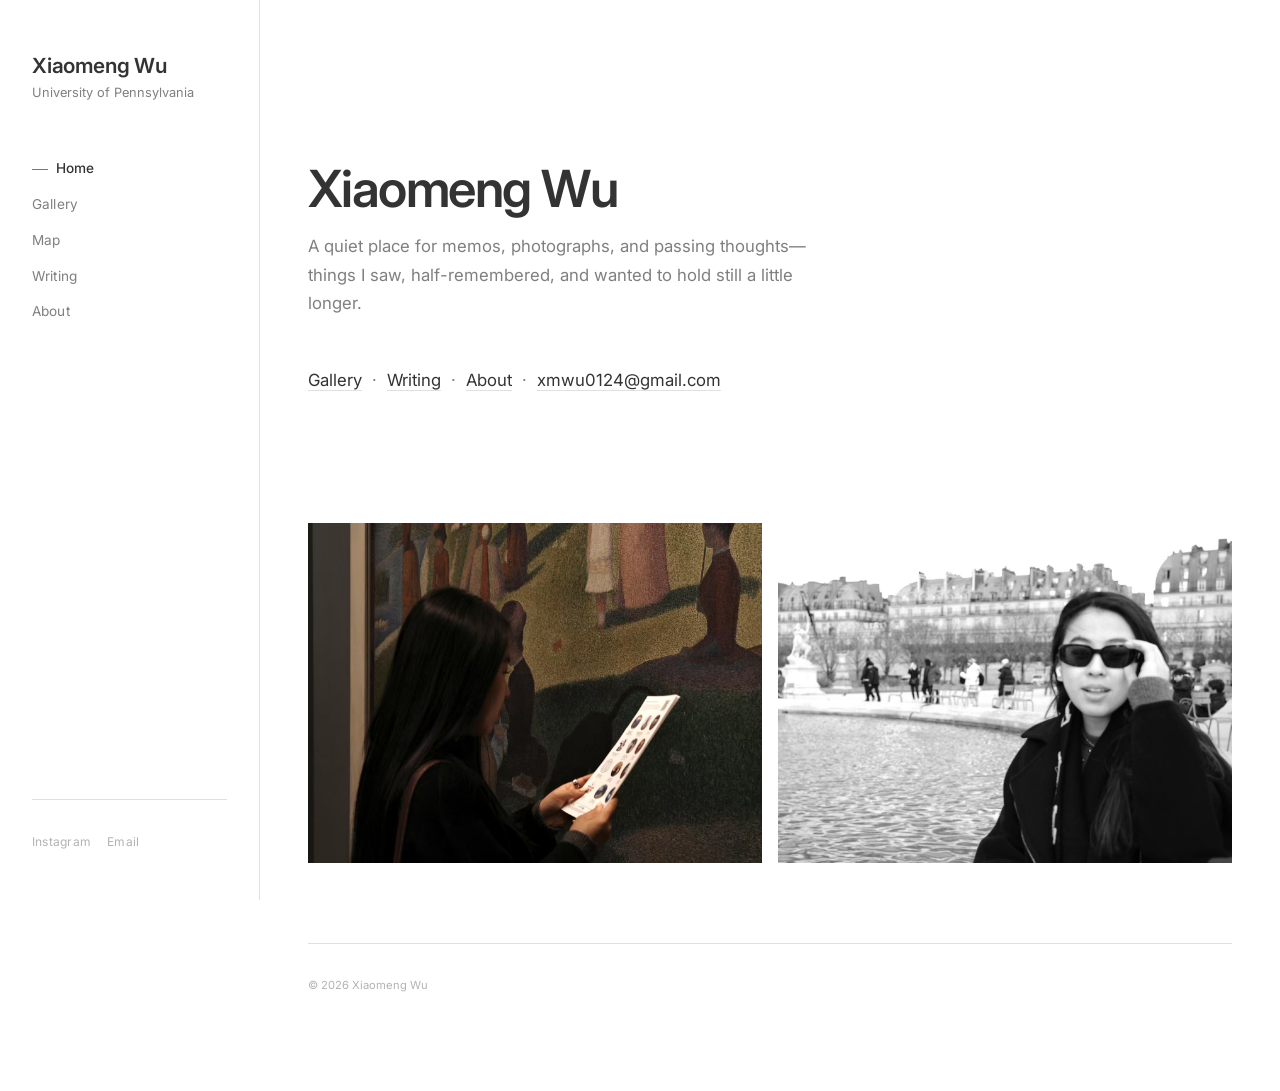
<file: index.html>
<!DOCTYPE html>
<html lang="en">
<head>
  <meta charset="UTF-8">
  <meta name="viewport" content="width=device-width, initial-scale=1.0">
  <title>Xiaomeng Wu</title>
  <meta name="description" content="Art history, visual culture, photography, and applied economics. University of Pennsylvania.">
  <link rel="stylesheet" href="css/style.css">
  <link rel="stylesheet" href="css/animations.css">
</head>
<body>
  <div class="page">

    <aside class="sidebar" id="sidebar">
      <div>
        <a href="index.html" class="sidebar__name">Xiaomeng Wu</a>
        <p class="sidebar__tagline">University of Pennsylvania</p>
      </div>
      <nav class="sidebar__nav">
        <a href="index.html" class="sidebar__link sidebar__link--active">Home</a>
        <a href="gallery.html" class="sidebar__link">Gallery</a>
        <a href="map.html" class="sidebar__link">Map</a>
        <a href="writing.html" class="sidebar__link">Writing</a>
        <a href="about.html" class="sidebar__link">About</a>
      </nav>
      <div class="sidebar__footer">
        <div class="sidebar__social">
          <a href="#">Instagram</a>
          <a href="mailto:xmwu0124@gmail.com">Email</a>
        </div>
      </div>
    </aside>

    <button class="nav-toggle" id="navToggle" aria-label="Menu">
      <span></span>
    </button>

    <main class="content">

      <section class="hero">
        <h1 class="hero__name">Xiaomeng Wu</h1>
        <p class="hero__bio">
          A quiet place for memos, photographs, and passing thoughts&mdash;things
          I saw, half-remembered, and wanted to hold still a little longer.
        </p>
        <p class="hero__bio" style="margin-top: var(--space-md);">
          <a href="gallery.html" style="border-bottom: 1px solid var(--color-border);">Gallery</a> &nbsp;&middot;&nbsp;
          <a href="writing.html" style="border-bottom: 1px solid var(--color-border);">Writing</a> &nbsp;&middot;&nbsp;
          <a href="about.html" style="border-bottom: 1px solid var(--color-border);">About</a> &nbsp;&middot;&nbsp;
          <a href="mailto:xmwu0124@gmail.com" style="border-bottom: 1px solid var(--color-border);">xmwu0124@gmail.com</a>
        </p>
      </section>

      <div class="hero-photos reveal">
        <img src="assets/photo-museum.jpg" alt="Xiaomeng Wu at the museum">
        <img src="assets/photo-paris.jpg" alt="Xiaomeng Wu in Paris">
      </div>

      <footer class="footer">
        <p class="footer__copy">&copy; 2026 Xiaomeng Wu</p>
      </footer>

    </main>
  </div>

  <script src="js/main.js"></script>
</body>
</html>
</file>
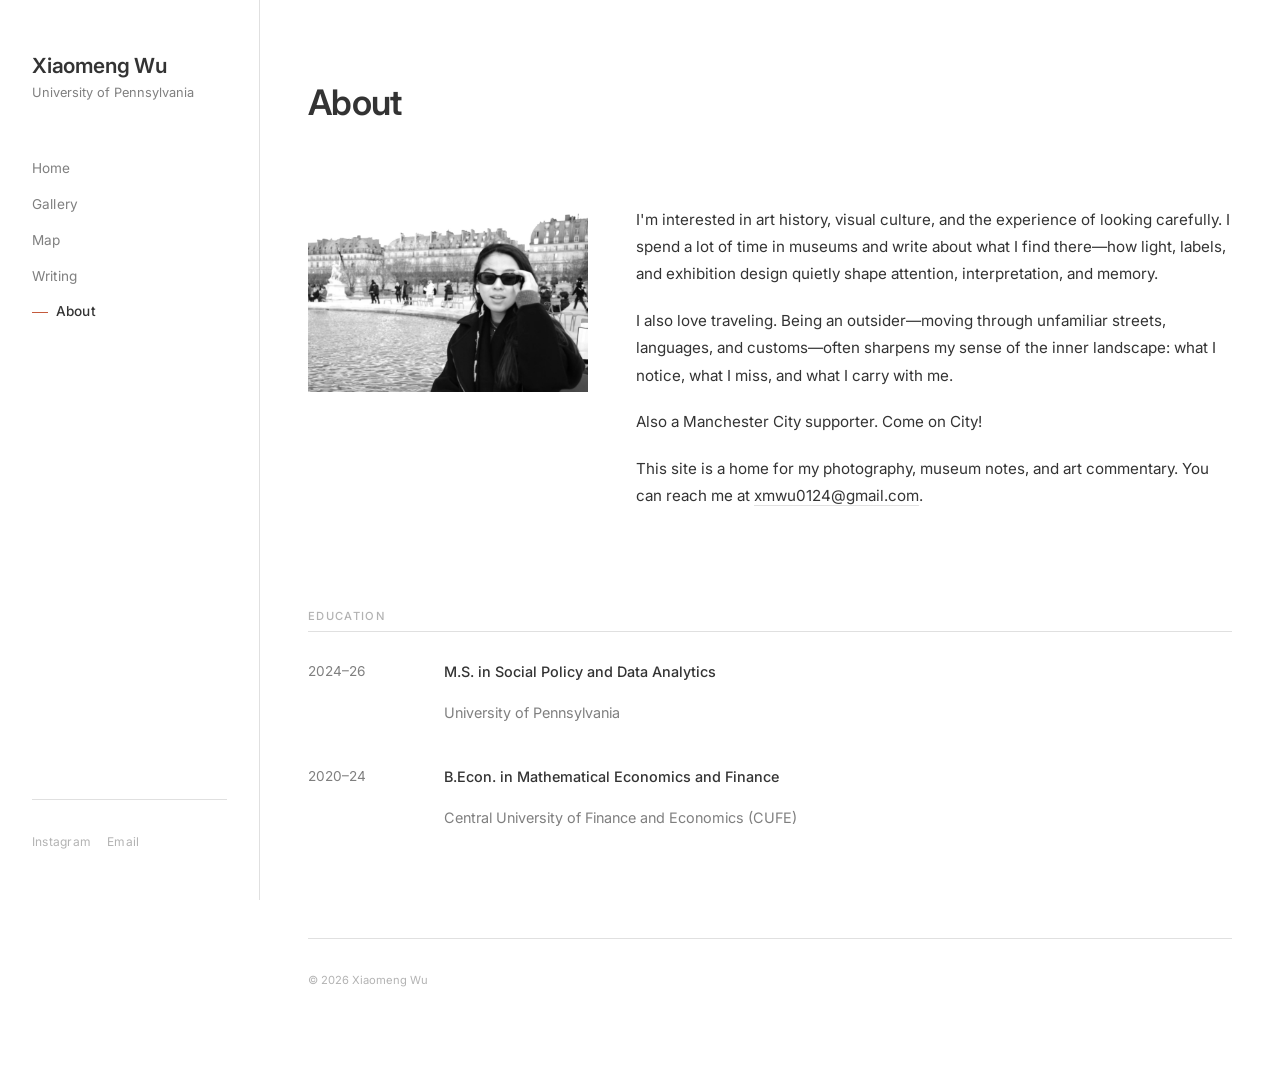
<file: about.html>
<!DOCTYPE html>
<html lang="en">
<head>
  <meta charset="UTF-8">
  <meta name="viewport" content="width=device-width, initial-scale=1.0">
  <title>About — Xiaomeng Wu</title>
  <meta name="description" content="About Xiaomeng Wu.">
  <link rel="stylesheet" href="css/style.css">
  <link rel="stylesheet" href="css/animations.css">
</head>
<body>
  <div class="page">

    <aside class="sidebar" id="sidebar">
      <div>
        <a href="index.html" class="sidebar__name">Xiaomeng Wu</a>
        <p class="sidebar__tagline">University of Pennsylvania</p>
      </div>
      <nav class="sidebar__nav">
        <a href="index.html" class="sidebar__link">Home</a>
        <a href="gallery.html" class="sidebar__link">Gallery</a>
        <a href="map.html" class="sidebar__link">Map</a>
        <a href="writing.html" class="sidebar__link">Writing</a>
        <a href="about.html" class="sidebar__link sidebar__link--active">About</a>
      </nav>
      <div class="sidebar__footer">
        <div class="sidebar__social">
          <a href="#">Instagram</a>
          <a href="mailto:xmwu0124@gmail.com">Email</a>
        </div>
      </div>
    </aside>

    <button class="nav-toggle" id="navToggle" aria-label="Menu">
      <span></span>
    </button>

    <main class="content">

      <div class="page-header">
        <h1>About</h1>
      </div>

      <section class="about-header reveal">
        <img src="assets/photo-paris.jpg" alt="Xiaomeng Wu" class="about-photo">
        <div class="about-bio">
          <p>
            I'm interested in art history, visual culture, and the experience of
            looking carefully. I spend a lot of time in museums and write about
            what I find there&mdash;how light, labels, and exhibition design quietly
            shape attention, interpretation, and memory.
          </p>
          <p>
            I also love traveling. Being an outsider&mdash;moving through unfamiliar
            streets, languages, and customs&mdash;often sharpens my sense of the inner
            landscape: what I notice, what I miss, and what I carry with me.
          </p>
          <p>
            Also a Manchester City supporter. Come on City!
          </p>
          <p>
            This site is a home for my photography, museum notes, and art commentary.
            You can reach me at
            <a href="mailto:xmwu0124@gmail.com" style="border-bottom: 1px solid var(--color-border);">xmwu0124@gmail.com</a>.
          </p>
        </div>
      </section>

      <section class="cv-section reveal">
        <h2 class="cv-section__title">Education</h2>

        <div class="cv-entry">
          <span class="cv-entry__year">2024&ndash;26</span>
          <div class="cv-entry__detail">
            <p class="cv-entry__role">M.S. in Social Policy and Data Analytics</p>
            <p class="cv-entry__place">University of Pennsylvania</p>
          </div>
        </div>

        <div class="cv-entry">
          <span class="cv-entry__year">2020&ndash;24</span>
          <div class="cv-entry__detail">
            <p class="cv-entry__role">B.Econ. in Mathematical Economics and Finance</p>
            <p class="cv-entry__place">Central University of Finance and Economics (CUFE)</p>
          </div>
        </div>
      </section>



      <footer class="footer">
        <p class="footer__copy">&copy; 2026 Xiaomeng Wu</p>
      </footer>

    </main>
  </div>

  <script src="js/main.js"></script>
</body>
</html>
</file>
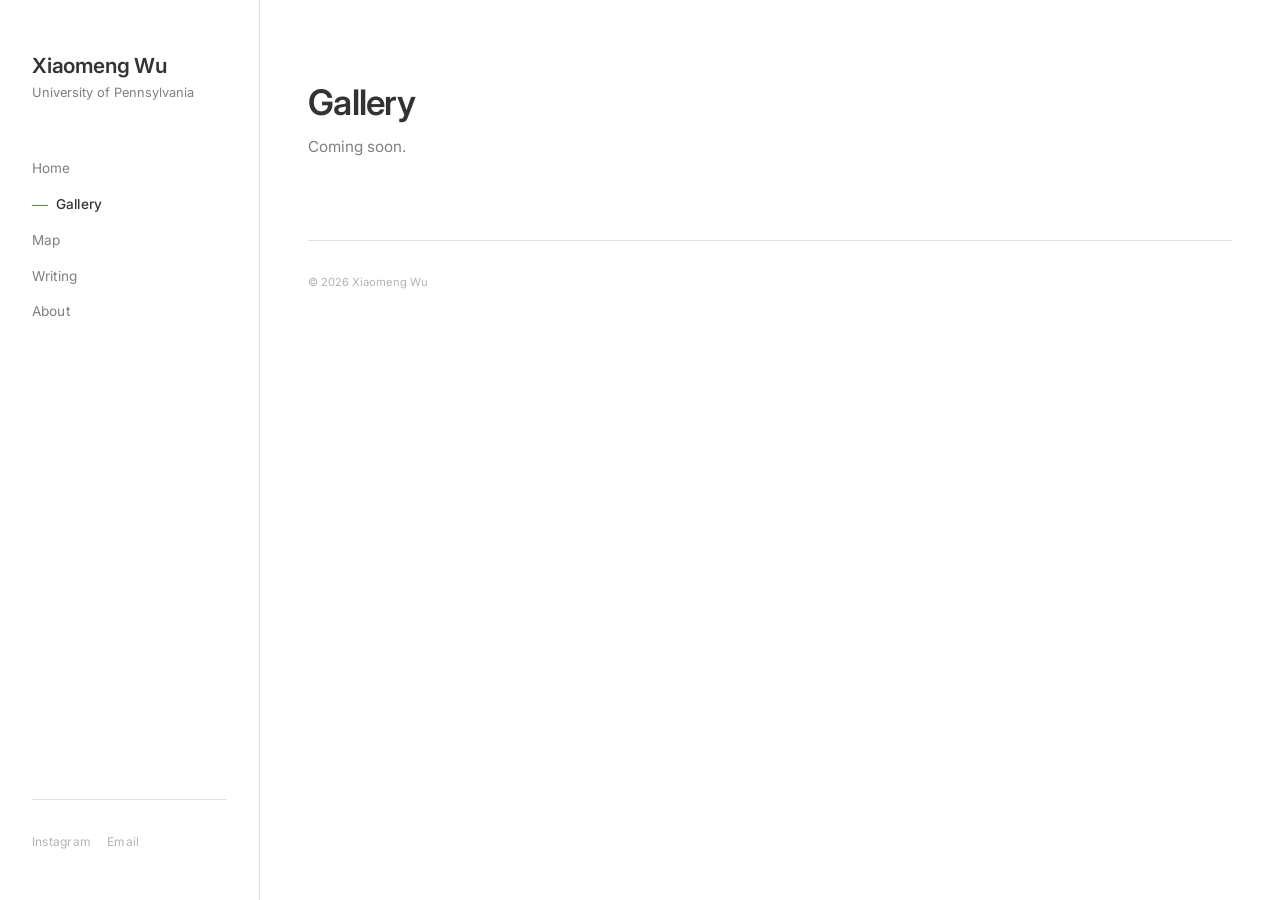
<file: gallery.html>
<!DOCTYPE html>
<html lang="en">
<head>
  <meta charset="UTF-8">
  <meta name="viewport" content="width=device-width, initial-scale=1.0">
  <title>Gallery — Xiaomeng Wu</title>
  <meta name="description" content="Photography from museum visits, exhibitions, and travels.">
  <link rel="stylesheet" href="css/style.css">
  <link rel="stylesheet" href="css/animations.css">
</head>
<body>
  <div class="page">

    <aside class="sidebar" id="sidebar">
      <div>
        <a href="index.html" class="sidebar__name">Xiaomeng Wu</a>
        <p class="sidebar__tagline">University of Pennsylvania</p>
      </div>
      <nav class="sidebar__nav">
        <a href="index.html" class="sidebar__link">Home</a>
        <a href="gallery.html" class="sidebar__link sidebar__link--active">Gallery</a>
        <a href="map.html" class="sidebar__link">Map</a>
        <a href="writing.html" class="sidebar__link">Writing</a>
        <a href="about.html" class="sidebar__link">About</a>
      </nav>
      <div class="sidebar__footer">
        <div class="sidebar__social">
          <a href="#">Instagram</a>
          <a href="mailto:xmwu0124@gmail.com">Email</a>
        </div>
      </div>
    </aside>

    <button class="nav-toggle" id="navToggle" aria-label="Menu">
      <span></span>
    </button>

    <main class="content">

      <div class="page-header">
        <h1>Gallery</h1>
        <p class="page-header__desc">Coming soon.</p>
      </div>

      <footer class="footer">
        <p class="footer__copy">&copy; 2026 Xiaomeng Wu</p>
      </footer>

    </main>
  </div>

  <script src="js/main.js"></script>
</body>
</html>
</file>
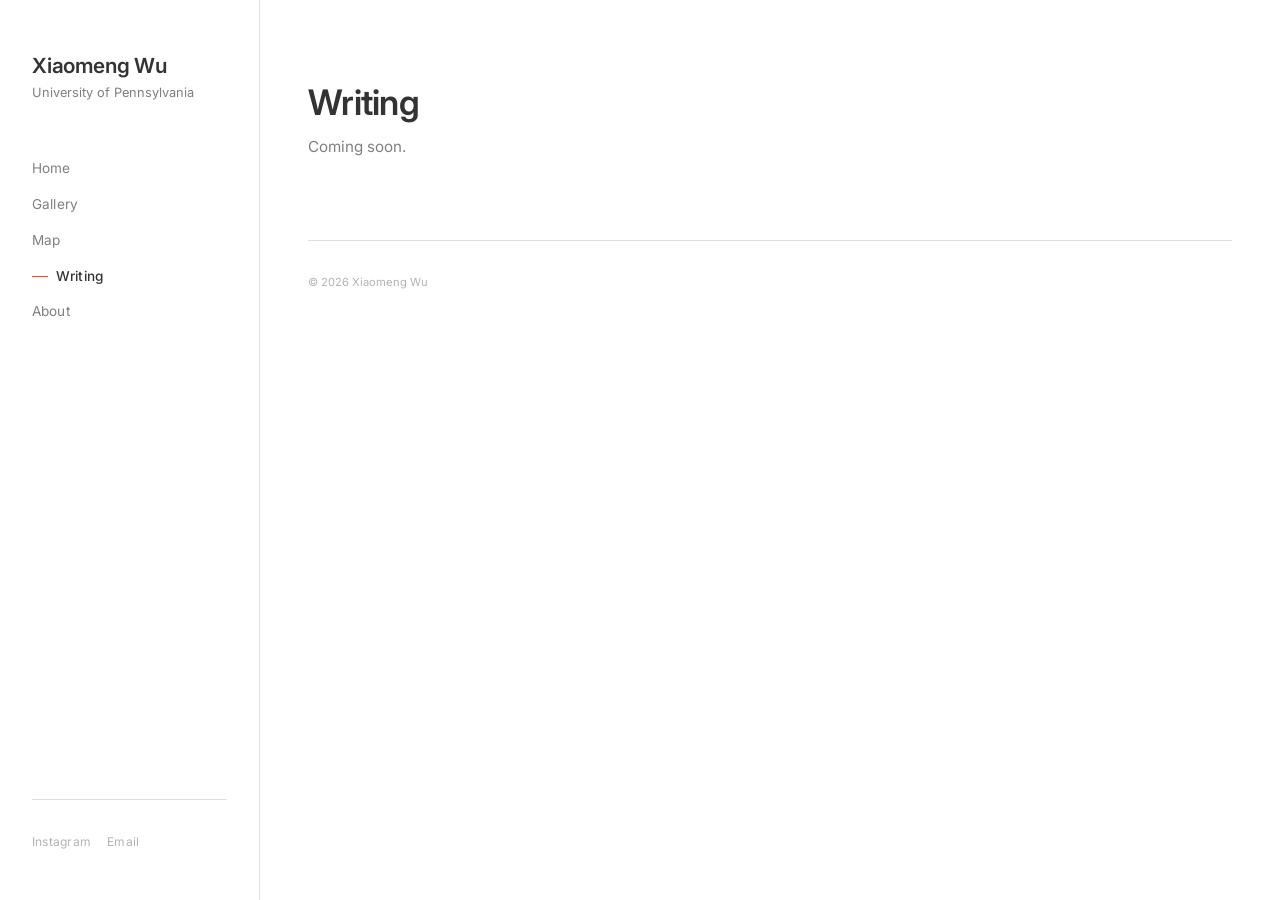
<file: writing.html>
<!DOCTYPE html>
<html lang="en">
<head>
  <meta charset="UTF-8">
  <meta name="viewport" content="width=device-width, initial-scale=1.0">
  <title>Writing — Xiaomeng Wu</title>
  <meta name="description" content="Museum visits, art commentary, and notes.">
  <link rel="stylesheet" href="css/style.css">
  <link rel="stylesheet" href="css/animations.css">
</head>
<body>
  <div class="page">

    <aside class="sidebar" id="sidebar">
      <div>
        <a href="index.html" class="sidebar__name">Xiaomeng Wu</a>
        <p class="sidebar__tagline">University of Pennsylvania</p>
      </div>
      <nav class="sidebar__nav">
        <a href="index.html" class="sidebar__link">Home</a>
        <a href="gallery.html" class="sidebar__link">Gallery</a>
        <a href="map.html" class="sidebar__link">Map</a>
        <a href="writing.html" class="sidebar__link sidebar__link--active">Writing</a>
        <a href="about.html" class="sidebar__link">About</a>
      </nav>
      <div class="sidebar__footer">
        <div class="sidebar__social">
          <a href="#">Instagram</a>
          <a href="mailto:xmwu0124@gmail.com">Email</a>
        </div>
      </div>
    </aside>

    <button class="nav-toggle" id="navToggle" aria-label="Menu">
      <span></span>
    </button>

    <main class="content">

      <div class="page-header">
        <h1>Writing</h1>
        <p class="page-header__desc">Coming soon.</p>
      </div>

      <footer class="footer">
        <p class="footer__copy">&copy; 2026 Xiaomeng Wu</p>
      </footer>

    </main>
  </div>

  <script src="js/main.js"></script>
</body>
</html>
</file>
<file: css/style.css>
/* ============================================
   Personal Website — Clean Academic / Gallery Style
   Inspired by morehshin.com, morganng.com, marisabass.org
   ============================================ */

@import url('https://fonts.googleapis.com/css2?family=Inter:wght@300;400;500;600&family=Cormorant+Garamond:ital,wght@0,400;0,500;0,600;1,400&display=swap');

/* --- Custom Properties --- */
:root {
  --color-text: rgba(0, 0, 0, 0.8);
  --color-text-light: rgba(0, 0, 0, 0.5);
  --color-text-faint: rgba(0, 0, 0, 0.3);
  --color-bg: #ffffff;
  --color-bg-alt: #f7f7f7;
  --color-border: #e0e0e0;
  --color-accent: #c45a3c;

  --font-sans: 'Inter', -apple-system, BlinkMacSystemFont, 'Segoe UI', Helvetica, sans-serif;
  --font-serif: 'Cormorant Garamond', Georgia, 'Times New Roman', serif;

  --sidebar-width: 260px;
  --content-max: 900px;
  --reading-max: 680px;

  --space-xs: 0.5rem;
  --space-sm: 1rem;
  --space-md: 2rem;
  --space-lg: 3rem;
  --space-xl: 5rem;

  --transition: 0.3s ease;
}

/* --- Reset --- */
*, *::before, *::after {
  margin: 0;
  padding: 0;
  box-sizing: border-box;
}

html {
  font-size: 16px;
  scroll-behavior: smooth;
  -webkit-font-smoothing: antialiased;
}

body {
  font-family: var(--font-sans);
  font-size: 0.95rem;
  font-weight: 400;
  line-height: 1.7;
  color: var(--color-text);
  background: var(--color-bg);
}

/* --- Typography --- */
h1, h2, h3, h4 {
  font-family: var(--font-sans);
  font-weight: 600;
  line-height: 1.3;
}

h1 {
  font-size: 2.2rem;
  font-weight: 600;
  letter-spacing: -0.02em;
}

h2 {
  font-size: 1.4rem;
  font-weight: 600;
  letter-spacing: -0.01em;
}

h3 {
  font-size: 1.1rem;
  font-weight: 500;
}

p {
  margin-bottom: var(--space-sm);
}

a {
  color: var(--color-text);
  text-decoration: none;
  transition: color var(--transition);
}

a:hover {
  color: var(--color-accent);
}

img {
  max-width: 100%;
  height: auto;
  display: block;
}

ul, ol {
  list-style: none;
}

/* --- Page Layout (Sidebar + Content) --- */
.page {
  display: flex;
  min-height: 100vh;
}

/* --- Sidebar Navigation --- */
.sidebar {
  width: var(--sidebar-width);
  position: fixed;
  top: 0;
  left: 0;
  height: 100vh;
  padding: var(--space-lg) var(--space-md);
  display: flex;
  flex-direction: column;
  border-right: 1px solid var(--color-border);
  background: var(--color-bg);
  z-index: 100;
}

.sidebar__name {
  font-size: 1.3rem;
  font-weight: 600;
  letter-spacing: -0.01em;
  margin-bottom: 0.25rem;
}

.sidebar__tagline {
  font-size: 0.8rem;
  color: var(--color-text-light);
  margin-bottom: var(--space-lg);
  line-height: 1.5;
}

.sidebar__nav {
  flex: 1;
}

.sidebar__link {
  display: block;
  font-size: 0.85rem;
  padding: 0.4rem 0;
  color: var(--color-text-light);
  transition: color var(--transition);
  letter-spacing: 0.01em;
}

.sidebar__link:hover {
  color: var(--color-text);
}

.sidebar__link--active {
  color: var(--color-text);
  font-weight: 500;
}

.sidebar__link--active::before {
  content: '';
  display: inline-block;
  width: 16px;
  height: 1px;
  background: var(--color-accent);
  margin-right: 8px;
  vertical-align: middle;
}

.sidebar__footer {
  margin-top: auto;
  padding-top: var(--space-md);
  border-top: 1px solid var(--color-border);
}

.sidebar__social {
  display: flex;
  gap: var(--space-sm);
}

.sidebar__social a {
  font-size: 0.75rem;
  color: var(--color-text-faint);
  letter-spacing: 0.02em;
}

.sidebar__social a:hover {
  color: var(--color-accent);
}

/* Mobile nav toggle */
.nav-toggle {
  display: none;
  position: fixed;
  top: var(--space-sm);
  right: var(--space-sm);
  z-index: 200;
  background: var(--color-bg);
  border: 1px solid var(--color-border);
  width: 40px;
  height: 40px;
  cursor: pointer;
  align-items: center;
  justify-content: center;
}

.nav-toggle span {
  display: block;
  width: 18px;
  height: 1px;
  background: var(--color-text);
  position: relative;
}

.nav-toggle span::before,
.nav-toggle span::after {
  content: '';
  position: absolute;
  width: 18px;
  height: 1px;
  background: var(--color-text);
  left: 0;
}

.nav-toggle span::before { top: -6px; }
.nav-toggle span::after { top: 6px; }

.nav-toggle.active span { background: transparent; }
.nav-toggle.active span::before { top: 0; transform: rotate(45deg); }
.nav-toggle.active span::after { top: 0; transform: rotate(-45deg); }

/* --- Main Content Area --- */
.content {
  margin-left: var(--sidebar-width);
  flex: 1;
  padding: var(--space-xl) var(--space-lg);
  max-width: calc(var(--sidebar-width) + var(--content-max) + var(--space-lg) * 2);
}

/* --- Page Header --- */
.page-header {
  margin-bottom: var(--space-xl);
}

.page-header h1 {
  margin-bottom: 0.5rem;
}

.page-header__desc {
  color: var(--color-text-light);
  font-size: 0.95rem;
  max-width: 500px;
}

/* --- Home / Hero --- */
.hero {
  padding: var(--space-xl) 0;
}

.hero__name {
  font-size: clamp(2.5rem, 4vw, 3.5rem);
  font-weight: 600;
  letter-spacing: -0.03em;
  line-height: 1.1;
  margin-bottom: var(--space-sm);
}

.hero__bio {
  font-size: 1.05rem;
  color: var(--color-text-light);
  max-width: 520px;
  line-height: 1.7;
  margin-bottom: var(--space-lg);
}

.hero__image {
  max-width: 100%;
  margin-bottom: var(--space-lg);
}

.hero__image img {
  width: 100%;
  max-height: 500px;
  object-fit: cover;
}

.hero-photos {
  display: grid;
  grid-template-columns: 1fr 1fr;
  gap: var(--space-sm);
  margin-bottom: var(--space-lg);
}

.hero-photos img {
  width: 100%;
  aspect-ratio: 4/3;
  object-fit: cover;
}

@media (max-width: 640px) {
  .hero-photos {
    grid-template-columns: 1fr;
  }
}

/* --- Section --- */
.section {
  margin-bottom: var(--space-xl);
}

.section__label {
  font-size: 0.7rem;
  font-weight: 500;
  letter-spacing: 0.12em;
  text-transform: uppercase;
  color: var(--color-text-faint);
  margin-bottom: var(--space-md);
  padding-bottom: var(--space-xs);
  border-bottom: 1px solid var(--color-border);
}

/* --- Work Grid (Portfolio) --- */
.work-grid {
  display: grid;
  grid-template-columns: repeat(auto-fill, minmax(280px, 1fr));
  gap: var(--space-sm);
}

.work-item {
  display: block;
}

.work-item__image {
  width: 100%;
  aspect-ratio: 4/3;
  object-fit: cover;
  margin-bottom: 0.75rem;
  transition: opacity var(--transition);
}

.work-item:hover .work-item__image {
  opacity: 0.85;
}

.work-item__title {
  font-size: 0.9rem;
  font-weight: 500;
  margin-bottom: 0.2rem;
}

.work-item__meta {
  font-size: 0.8rem;
  color: var(--color-text-light);
}

/* --- Filter --- */
.filter-bar {
  display: flex;
  gap: var(--space-md);
  margin-bottom: var(--space-md);
  flex-wrap: wrap;
}

.filter-btn {
  font-family: var(--font-sans);
  font-size: 0.8rem;
  background: none;
  border: none;
  color: var(--color-text-light);
  cursor: pointer;
  padding: 0;
  transition: color var(--transition);
}

.filter-btn:hover {
  color: var(--color-text);
}

.filter-btn--active {
  color: var(--color-text);
  font-weight: 500;
  border-bottom: 1px solid var(--color-accent);
  padding-bottom: 2px;
}

/* --- List Layout (Publications / Blog) --- */
.list-item {
  display: flex;
  gap: var(--space-md);
  padding: var(--space-md) 0;
  border-bottom: 1px solid var(--color-border);
  transition: background var(--transition);
}

.list-item:first-child {
  border-top: 1px solid var(--color-border);
}

.list-item:hover {
  background: var(--color-bg-alt);
  margin: 0 calc(var(--space-sm) * -1);
  padding-left: var(--space-sm);
  padding-right: var(--space-sm);
}

.list-item__image {
  width: 180px;
  min-width: 180px;
  aspect-ratio: 3/2;
  object-fit: cover;
}

.list-item__body {
  flex: 1;
}

.list-item__date {
  font-size: 0.75rem;
  color: var(--color-text-faint);
  margin-bottom: 0.25rem;
}

.list-item__title {
  font-size: 1rem;
  font-weight: 500;
  margin-bottom: 0.35rem;
}

.list-item__excerpt {
  font-size: 0.88rem;
  color: var(--color-text-light);
  line-height: 1.6;
}

.list-item__tag {
  display: inline-block;
  font-size: 0.7rem;
  color: var(--color-text-faint);
  letter-spacing: 0.05em;
  text-transform: uppercase;
  margin-top: 0.5rem;
}

/* --- About --- */
.about-header {
  display: grid;
  grid-template-columns: 280px 1fr;
  gap: var(--space-lg);
  margin-bottom: var(--space-xl);
  align-items: start;
}

.about-photo {
  width: 100%;
  object-fit: cover;
}

.about-bio {
  font-size: 0.95rem;
  line-height: 1.8;
}

.about-bio p {
  margin-bottom: 1.2rem;
}

/* --- CV Section --- */
.cv-section {
  margin-bottom: var(--space-lg);
}

.cv-section__title {
  font-size: 0.7rem;
  font-weight: 500;
  letter-spacing: 0.12em;
  text-transform: uppercase;
  color: var(--color-text-faint);
  margin-bottom: var(--space-sm);
  padding-bottom: var(--space-xs);
  border-bottom: 1px solid var(--color-border);
}

.cv-entry {
  display: grid;
  grid-template-columns: 120px 1fr;
  gap: var(--space-sm);
  padding: 0.75rem 0;
}

.cv-entry__year {
  font-size: 0.85rem;
  color: var(--color-text-light);
}

.cv-entry__detail {
  font-size: 0.9rem;
}

.cv-entry__role {
  font-weight: 500;
}

.cv-entry__place {
  color: var(--color-text-light);
}

/* --- Skills --- */
.skills-list {
  display: flex;
  flex-wrap: wrap;
  gap: 0.5rem;
}

.skill-tag {
  font-size: 0.8rem;
  padding: 0.3rem 0.8rem;
  border: 1px solid var(--color-border);
  color: var(--color-text-light);
  transition: all var(--transition);
}

.skill-tag:hover {
  border-color: var(--color-accent);
  color: var(--color-accent);
}

/* --- Button --- */
.btn {
  display: inline-block;
  font-family: var(--font-sans);
  font-size: 0.8rem;
  font-weight: 500;
  letter-spacing: 0.02em;
  padding: 0.6rem 1.5rem;
  border: 1px solid var(--color-text);
  color: var(--color-text);
  background: none;
  cursor: pointer;
  transition: all var(--transition);
}

.btn:hover {
  background: var(--color-text);
  color: var(--color-bg);
}

/* --- Blog Post (Reading Layout) --- */
.post-header {
  margin-bottom: var(--space-lg);
}

.post-header__date {
  font-size: 0.75rem;
  color: var(--color-text-faint);
  letter-spacing: 0.05em;
  margin-bottom: var(--space-xs);
}

.post-header h1 {
  margin-bottom: var(--space-sm);
}

.post-content {
  max-width: var(--reading-max);
  font-size: 0.95rem;
  line-height: 1.85;
}

.post-content p {
  margin-bottom: 1.5rem;
}

.post-content h2 {
  margin-top: var(--space-lg);
  margin-bottom: var(--space-sm);
}

.post-content h3 {
  margin-top: var(--space-md);
  margin-bottom: var(--space-sm);
}

.post-content blockquote {
  border-left: 2px solid var(--color-accent);
  padding-left: var(--space-md);
  margin: var(--space-md) 0;
  font-family: var(--font-serif);
  font-size: 1.1rem;
  font-style: italic;
  color: var(--color-text-light);
}

.post-content code {
  font-family: 'SF Mono', 'Fira Code', monospace;
  font-size: 0.85em;
  background: var(--color-bg-alt);
  padding: 0.15em 0.4em;
  border-radius: 2px;
}

.post-content pre {
  background: #1a1a1a;
  color: #e0e0e0;
  padding: var(--space-md);
  overflow-x: auto;
  margin: var(--space-md) 0;
  font-size: 0.85rem;
  line-height: 1.5;
}

.post-content pre code {
  background: none;
  padding: 0;
  color: inherit;
}

.post-content img {
  margin: var(--space-md) 0;
}

.post-back {
  display: inline-block;
  margin-top: var(--space-lg);
  padding-top: var(--space-md);
  border-top: 1px solid var(--color-border);
  font-size: 0.85rem;
  color: var(--color-text-light);
}

.post-back:hover {
  color: var(--color-accent);
}

/* --- Footer (inside content area) --- */
.footer {
  margin-top: var(--space-xl);
  padding-top: var(--space-md);
  border-top: 1px solid var(--color-border);
}

.footer__quote {
  font-family: var(--font-serif);
  font-style: italic;
  font-size: 1rem;
  color: var(--color-text-light);
  margin-bottom: var(--space-sm);
  line-height: 1.6;
}

.footer__quote cite {
  display: block;
  font-style: normal;
  font-family: var(--font-sans);
  font-size: 0.7rem;
  letter-spacing: 0.08em;
  text-transform: uppercase;
  margin-top: 0.4rem;
  color: var(--color-text-faint);
}

.footer__copy {
  font-size: 0.7rem;
  color: var(--color-text-faint);
}

/* --- Responsive --- */
@media (max-width: 900px) {
  .about-header {
    grid-template-columns: 1fr;
  }

  .about-photo {
    max-width: 280px;
  }

  .cv-entry {
    grid-template-columns: 1fr;
    gap: 0.2rem;
  }

  .list-item {
    flex-direction: column;
    gap: var(--space-sm);
  }

  .list-item__image {
    width: 100%;
    min-width: unset;
  }
}

@media (max-width: 768px) {
  .sidebar {
    position: fixed;
    left: -100%;
    width: 260px;
    transition: left var(--transition);
    box-shadow: none;
  }

  .sidebar--open {
    left: 0;
    box-shadow: 4px 0 20px rgba(0, 0, 0, 0.05);
  }

  .nav-toggle {
    display: flex;
  }

  .content {
    margin-left: 0;
    padding: var(--space-lg) var(--space-md);
    padding-top: calc(var(--space-lg) + 50px);
  }

  .hero__name {
    font-size: 2rem;
  }

  .work-grid {
    grid-template-columns: 1fr;
  }
}
</file>
<file: css/animations.css>
/* ============================================
   Subtle Animations — Fade-ins & Reveals
   ============================================ */

/* --- Scroll Reveal --- */
.reveal {
  opacity: 0;
  transform: translateY(15px);
  transition: opacity 0.6s ease, transform 0.6s ease;
}

.reveal--visible {
  opacity: 1;
  transform: translateY(0);
}

/* Stagger children */
.reveal-stagger > * {
  opacity: 0;
  transform: translateY(10px);
  transition: opacity 0.5s ease, transform 0.5s ease;
}

.reveal-stagger--visible > *:nth-child(1) { transition-delay: 0s; }
.reveal-stagger--visible > *:nth-child(2) { transition-delay: 0.06s; }
.reveal-stagger--visible > *:nth-child(3) { transition-delay: 0.12s; }
.reveal-stagger--visible > *:nth-child(4) { transition-delay: 0.18s; }
.reveal-stagger--visible > *:nth-child(5) { transition-delay: 0.24s; }
.reveal-stagger--visible > *:nth-child(6) { transition-delay: 0.3s; }
.reveal-stagger--visible > *:nth-child(7) { transition-delay: 0.36s; }
.reveal-stagger--visible > *:nth-child(8) { transition-delay: 0.42s; }

.reveal-stagger--visible > * {
  opacity: 1;
  transform: translateY(0);
}

/* --- Page entrance --- */
@keyframes fadeIn {
  from { opacity: 0; }
  to { opacity: 1; }
}

.content {
  animation: fadeIn 0.5s ease both;
}

/* --- Reduced Motion --- */
@media (prefers-reduced-motion: reduce) {
  .reveal,
  .reveal-stagger > * {
    opacity: 1;
    transform: none;
    transition: none;
  }

  .content {
    animation: none;
  }

  * {
    transition-duration: 0.01ms !important;
  }
}
</file>
